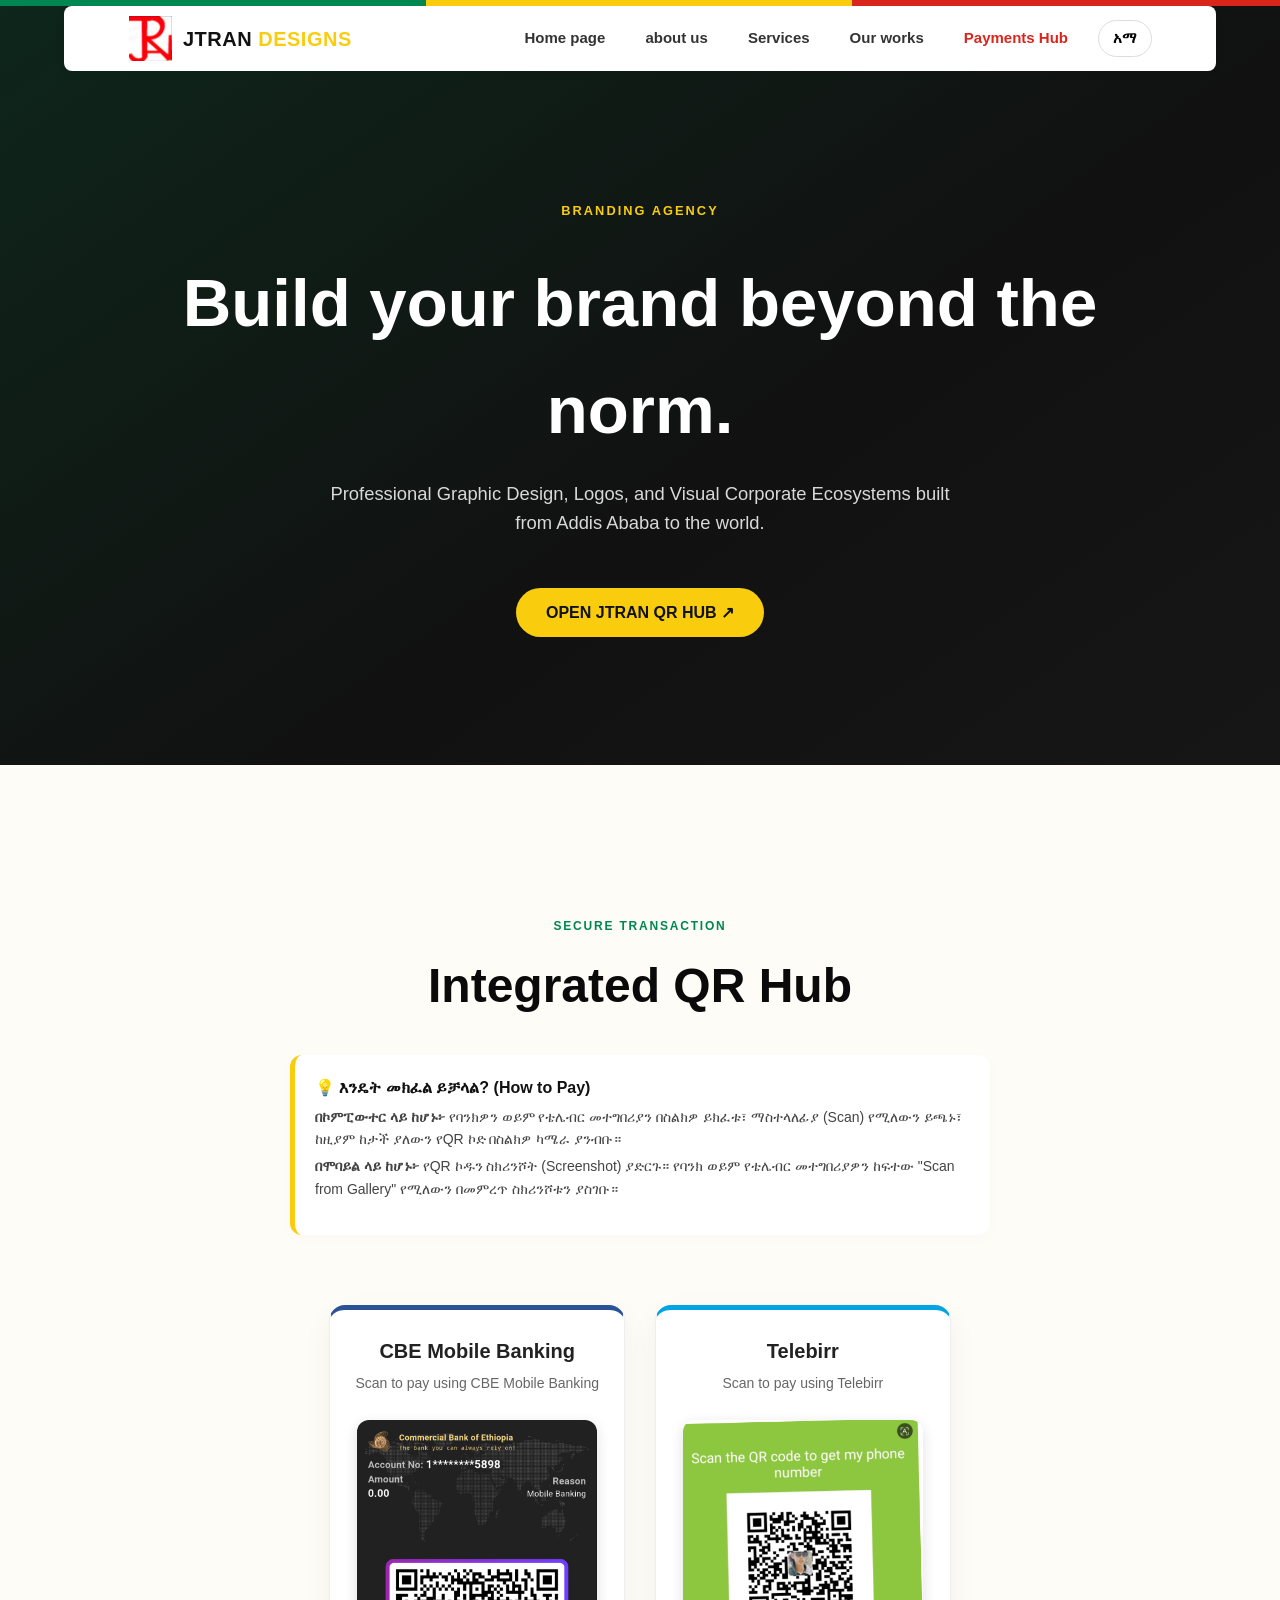
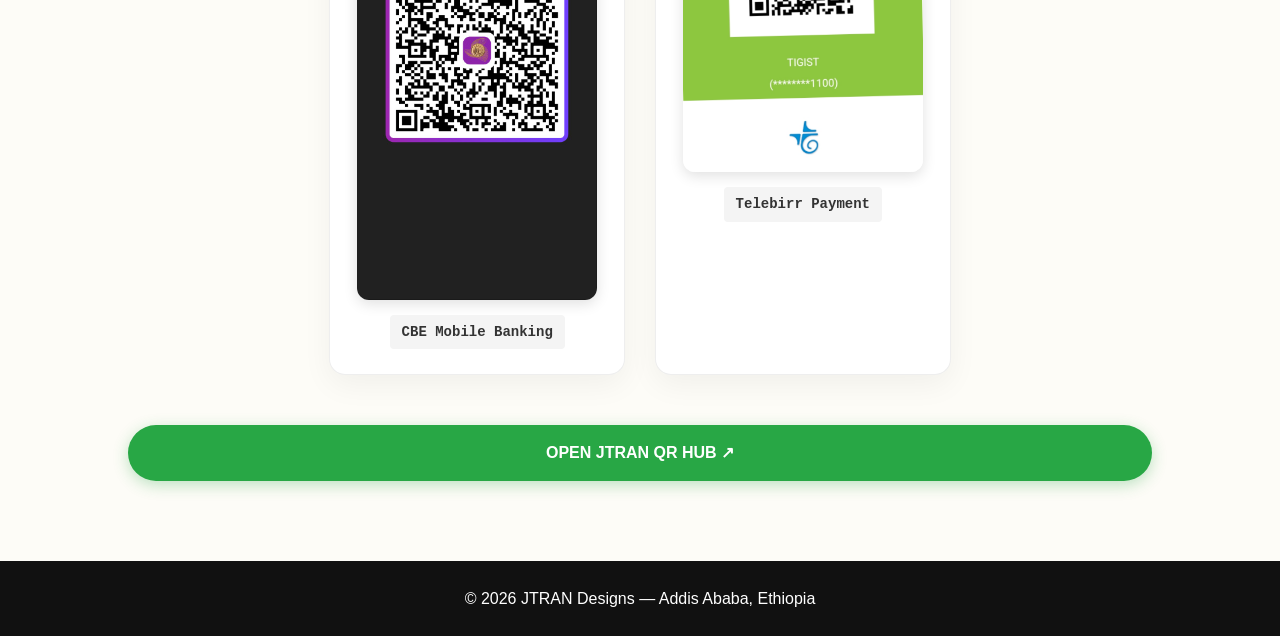
<file: index.html>
<!DOCTYPE html>
<html lang="am">
<head>
    <meta charset="UTF-8">
    <meta name="viewport" content="width=device-width, initial-scale=1.0">
    <meta name="google-site-verification" content="99vsa0ptJz7tUIZ0..." />
    <title>JTRAN Designs | Professional Branding Agency</title>
    
    <!-- Core UI Stylesheet Navigation -->
    <link rel="stylesheet" href="./css/style.css">
    
    <style>
        /* Smooth Scrolling Configuration */
        html { scroll-behavior: smooth; }
        
        /* Unified All-in-One Layout Theme */
        :root {
            --jtran-gold: #f9cd0e;
            --ethiopia-green: #008751;
            --ethiopia-red: #da251d;
            --dark-bg: #111111;
            --cream-bg: #fdfcf7;
        }

        /* Ethiopia National Accent Bar */
        .cultural-banner {
            width: 100%;
            height: 6px;
            background: linear-gradient(to right, var(--ethiopia-green) 33.3%, var(--jtran-gold) 33.3%, var(--jtran-gold) 66.6%, var(--ethiopia-red) 66.6%);
            position: fixed;
            top: 0;
            left: 0;
            z-index: 1000;
        }

        /* Navigation Menu Fixes */
        header {
            background: #ffffff;
            padding: 10px 5%;
            display: flex;
            justify-content: space-between;
            align-items: center;
            box-shadow: 0 2px 10px rgba(0,0,0,0.05);
            position: fixed;
            top: 6px;
            width: 90%;
            left: 5%;
            border-radius: 8px;
            z-index: 999;
        }

        .logo-container {
            display: flex;
            align-items: center;
        }

        .jtran-logo-svg {
            width: 45px;
            height: 45px;
        }

        .nav-links a {
            color: #333;
            text-decoration: none;
            margin-left: 20px;
            font-weight: 600;
            font-size: 15px;
            transition: color 0.3s;
        }

        .nav-links a:hover { color: var(--ethiopia-green); }

        /* Multi-Page Structural Screen Sections */
        section {
            padding: 140px 10% 80px 10%;
            min-height: 85vh;
            display: flex;
            flex-direction: column;
            justify-content: center;
        }

        /* Hero Landing Configurations */
        #home {
            background: linear-gradient(145deg, #0e261b 0%, #111 58%, #161616 100%);
            color: #ffffff;
            text-align: center;
            position: relative;
        }

        .hero-btn {
            background-color: var(--jtran-gold);
            color: #111;
            padding: 12px 30px;
            text-decoration: none;
            font-weight: bold;
            border-radius: 25px;
            display: inline-block;
            margin-top: 20px;
            transition: transform 0.3s;
        }
        .hero-btn:hover { transform: scale(1.05); }

        /* Interactive Payment Grid Components */
        #payment-section {
            background-color: var(--cream-bg);
            text-align: center;
        }

        .qr-display-grid {
            display: grid;
            grid-template-columns: repeat(auto-fit, minmax(280px, 1fr));
            gap: 30px;
            max-width: 800px;
            margin: 40px auto 20px auto;
        }

        .qr-card {
            background: #ffffff;
            padding: 25px;
            border-radius: 16px;
            box-shadow: 0 10px 30px rgba(0,0,0,0.05);
            display: flex;
            flex-direction: column;
            align-items: center;
            border: 1px solid #eee;
        }

        .qr-card.cbe-theme { border-top: 5px solid #2a5298; }
        .qr-card.tele-theme { border-top: 5px solid #00a4e4; }

        .qr-image-container {
            width: 100%;
            max-width: 240px;
            border-radius: 12px;
            overflow: hidden;
            margin: 15px 0;
            box-shadow: 0 4px 14px rgba(0,0,0,0.12);
        }

        .qr-image-container img {
            width: 100%;
            height: auto;
            display: block;
        }

        .qr-card h3 {
            font-size: 20px;
            color: #222;
            margin: 0 0 5px 0;
        }

        .qr-card p {
            font-size: 14px;
            color: #666;
            margin: 0 0 10px 0;
        }

        .qr-card code {
            font-family: monospace;
            background: #f4f4f4;
            padding: 6px 12px;
            border-radius: 4px;
            font-size: 14px;
            font-weight: bold;
            color: #333;
        }

        .taplink-redirect-btn {
            background-color: #28a745;
            color: white;
            padding: 15px 35px;
            font-size: 16px;
            text-decoration: none;
            font-weight: bold;
            border-radius: 30px;
            display: inline-block;
            margin-top: 30px;
            box-shadow: 0 4px 15px rgba(40, 167, 69, 0.3);
            transition: transform 0.2s ease;
        }
        .taplink-redirect-btn:hover { transform: scale(1.02); }

        /* Footer Element */
        footer {
            background: var(--dark-bg);
            padding: 25px;
            text-align: center;
        }
    </style>
    
    <!-- Progressive Web App Settings Matrix -->
    <link rel="manifest" href="./manifest.json">
    <meta name="theme-color" content="#0d2c1d">
    <script src="./app.js" defer></script>
    
    <!-- Explicit Tab Icon Mapping Channels -->
    <link rel="icon" type="image/png" sizes="192x192" href="./images/logo-3d.png">
    <link rel="apple-touch-icon" href="./images/logo-3d.png">
    <link rel="shortcut icon" type="image/png" href="./images/logo-3d.png">
</head>
<body>

    <!-- Cultural Band Accent Border Line -->
    <div class="cultural-banner"></div>

    <!-- Top Fixed Navigation Bar Layout -->
    <header>
        <div class="logo-container">
            <!-- Official 3D Branding Graphic Asset -->
            <img src="./images/logo-3d.png" alt="JTRAN Designs Logo" class="jtran-logo-svg" style="width: 45px; height: 45px; object-fit: contain;">
            <strong style="font-size: 20px; color: #111; font-family: sans-serif; letter-spacing: 0.5px; margin-left: 10px;">JTRAN <span style="color:var(--jtran-gold)">DESIGNS</span></strong>
        </div>
        <nav class="nav-links" style="display: flex; align-items: center; gap: 20px;">
            <!-- Dedicated Multi-Page Navigation File Target Routing -->
            <a href="./index.html" data-en="Home page" data-am="ዋና ገጽ">Home page</a>
            <a href="./pages/about.html" data-en="about us" data-am="ስለ እኛ">about us</a>
            <a href="./pages/services.html" data-en="Services" data-am="አገልግሎቶች">Services</a>
            <a href="./pages/portfolio.html" data-en="Our works" data-am="ስራዎቻችን">Our works</a>
            <a href="#payment-section" style="color: var(--ethiopia-red); margin-right: 10px;" data-en="Payments Hub" data-am="ክፍያ (Payments)">Payments Hub</a>
            
            <!-- Localization Control Component Toggle -->
            <button id="langBtn" class="lang" style="cursor: pointer; border: 1px solid #ddd; background: #fff; border-radius: 999px; padding: 6px 14px; font-weight: 800;">አማ</button>
        </nav>
    </header>

    <!-- 1. Hero Landing Space -->
    <section id="home">
        <p style="font-size: 0.8rem; font-weight: 900; letter-spacing: 0.16em; color: var(--jtran-gold);" data-en="BRANDING AGENCY" data-am="የብራንዲንግ ኤጀንሲ">BRANDING AGENCY</p>
        <h1 style="font-size: clamp(2.4rem, 8vw, 4.2rem); margin: 15px 0;" data-en="Build your brand beyond the norm." data-am="ብራንድዎን ከተለመደው በላይ ይገንቡ።">Build your brand beyond the norm.</h1>
        <p style="font-size: 1.15rem; max-width: 650px; margin: 0 auto; color: #d9d9d9;" data-en="Professional Graphic Design, Logos, and Visual Corporate Ecosystems built from Addis Ababa to the world." data-am="ፕሮፌሽናል ግራፊክ ዲዛይን፣ ሎጎዎች እና የቪዥዋል ኮርፖሬት ሥርዓቶች ከአዲስ አበባ ወደ ዓለም የተገነቡ።">Professional Graphic Design, Logos, and Visual Corporate Ecosystems built from Addis Ababa to the world.</p>
        <div style="margin-top: 30px; display: flex; gap: 15px; justify-content: center;">
            <a href="#payment-section" class="hero-btn" data-en="OPEN JTRAN QR HUB ↗" data-am="የክፍያ QR ማዕከል ይክፈቱ ↗">OPEN JTRAN QR HUB ↗</a>
        </div>
    </section>

    <!-- 2. Integrated Active Payments & QR Code Section -->
    <section id="payment-section">
        <div style="text-align: center; margin-bottom: 20px;">
            <p style="font-size: 0.75rem; font-weight: 900; letter-spacing: 0.15em; color: var(--ethiopia-green);" data-en="SECURE TRANSACTION" data-am="ደህንነቱ የተጠበቀ ክፍያ">SECURE TRANSACTION</p>
            <h2 style="font-size: clamp(2rem, 6vw, 3rem); margin: 10px 0;" data-en="Integrated QR Hub" data-am="የተቀናጀ የQR ማዕከል">Integrated QR Hub</h2>
        </div>

        <!-- Bilingual Payment Guide Banner -->
        <div style="max-width: 700px; margin: 0 auto 30px auto; background: #ffffff; padding: 20px; border-radius: 12px; border-left: 5px solid var(--jtran-gold); box-shadow: 0 4px 15px rgba(0,0,0,0.02); text-align: left;">
            <div style="margin-bottom: 15px;">
                <h4 style="margin: 0 0 5px 0; color: var(--dark-bg); font-size: 16px;">💡 እንዴት መክፈል ይቻላል? (How to Pay)</h4>
                <p style="margin: 0; font-size: 14px; line-height: 1.6; color: #444;">
                    <strong>በኮምፒውተር ላይ ከሆኑ፦</strong> የባንክዎን ወይም የቴሌብር መተግበሪያን በስልክዎ ይክፈቱ፣ ማስተላለፊያ (Scan) የሚለውን ይጫኑ፣ ከዚያም ከታች ያለውን የQR ኮድ በስልክዎ ካሜራ ያንብቡ።
                </p>
                <p style="margin: 5px 0 0 0; font-size: 14px; line-height: 1.6; color: #444;">
                    <strong>በሞባይል ላይ ከሆኑ፦</strong> የQR ኮዱን ስክሪንሾት (Screenshot) ያድርጉ። የባንክ ወይም የቴሌብር መተግበሪያዎን ከፍተው "Scan from Gallery" የሚለውን በመምረጥ ስክሪንሾቱን ያስገቡ።
                </p>
            </div>
        </div>

        <!-- CBE + Telebirr QR Payment Cards -->
        <div class="qr-display-grid">

            <!-- CBE Mobile Banking -->
            <div class="qr-card cbe-theme">
                <h3>CBE Mobile Banking</h3>
                <p>Scan to pay using CBE Mobile Banking</p>

                <div class="qr-image-container">
                    <img
                        src="./images/cbe-qr.png"
                        alt="CBE Mobile Banking Payment QR Code"
                    >
                </div>

                <code>CBE Mobile Banking</code>
            </div>

            <!-- Telebirr -->
            <div class="qr-card tele-theme">
                <h3>Telebirr</h3>
                <p>Scan to pay using Telebirr</p>

                <div class="qr-image-container">
                    <img
                        src="./images/telebirr-qr.png"
                        alt="Telebirr Payment QR Code"
                    >
                </div>

                <code>Telebirr Payment</code>
            </div>

        </div>

        <!-- Return / QR Hub Link -->
        <a
            href="https://taplink.io/id:014988848:a177"
            target="_blank"
            rel="noopener noreferrer"
            class="taplink-redirect-btn"
            data-en="OPEN JTRAN QR HUB ↗"
            data-am="የJTRAN QR ማዕከል ይክፈቱ ↗"
        >
            OPEN JTRAN QR HUB ↗
        </a>

    </section>

    <!-- Footer -->
    <footer>
        <p style="color:#ffffff; margin:0;">
            © 2026 JTRAN Designs — Addis Ababa, Ethiopia
        </p>
    </footer>

</body>
</html>
</file>
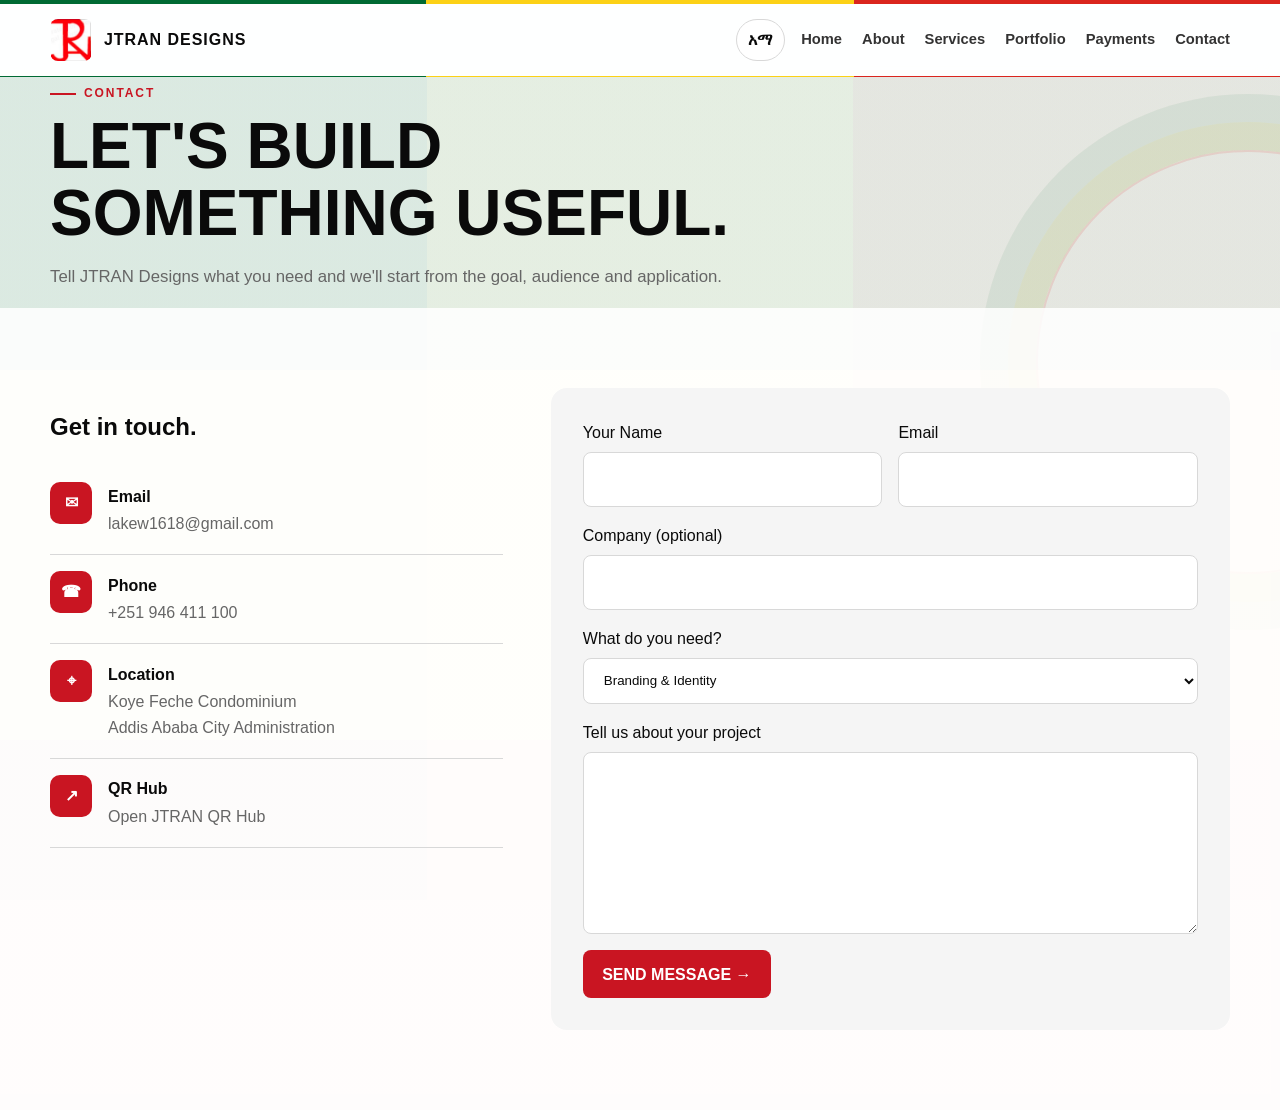
<file: pages/contact.html>
<!doctype html>
<html lang="en">
<head>
  <meta charset="utf-8">
  <meta name="viewport" content="width=device-width, initial-scale=1">
  <meta name="description" content="JTRAN Designs — branding, digital design and connected creative systems.">
  <title>Contact | JTRAN Designs</title>
  <link rel="stylesheet" href="../css/style.css">
</head>
<body class="ethiopia-accent">
<header class="site-header">
  <div class="container nav">
    <a class="brand" href="../index.html" aria-label="JTRAN Designs home">
      <img src="../images/logo-3d.png" alt="JTRAN Designs logo" class="brand-logo">
      <span>JTRAN DESIGNS</span>
    </a>
    <div class="nav-right">
      <button class="lang-toggle" data-lang-toggle type="button" aria-label="Switch language">አማ</button>
      <button class="nav-toggle" data-nav-toggle aria-expanded="false" aria-label="Open navigation">MENU</button>
      <nav class="nav-links" data-nav-links>
        <a href="../index.html" data-i18n="nav.home">Home</a>
        <a href="../pages/about.html" data-i18n="nav.about">About</a>
        <a href="../pages/services.html" data-i18n="nav.services">Services</a>
        <a href="../pages/portfolio.html" data-i18n="nav.portfolio">Portfolio</a>
        <a href="../pages/payments.html" data-i18n="nav.payments">Payments</a>
        <a href="../pages/contact.html" data-i18n="nav.contact">Contact</a>
      </nav>
    </div>
  </div>
</header>

<main>
<section class="page-hero"><div class="container"><div class="eyebrow" data-i18n="contact.eyebrow">Contact</div><h1 class="section-title" data-i18n="contact.title">LET'S BUILD SOMETHING USEFUL.</h1><p class="section-copy" data-i18n="contact.copy">Tell JTRAN Designs what you need and we'll start from the goal, audience and application.</p></div></section>
<section class="section"><div class="container contact-grid">
<div class="contact-info"><h2 data-i18n="contact.reach">Get in touch.</h2>
<div class="contact-item"><div class="contact-item-icon">✉</div><div><h4>Email</h4><p><a href="mailto:lakew1618@gmail.com">lakew1618@gmail.com</a></p></div></div>
<div class="contact-item"><div class="contact-item-icon">☎</div><div><h4 data-i18n="contact.phone">Phone</h4><p><a href="tel:+251946411100">+251 946 411 100</a></p></div></div>
<div class="contact-item"><div class="contact-item-icon">⌖</div><div><h4 data-i18n="contact.location">Location</h4><p>Koye Feche Condominium<br>Addis Ababa City Administration</p></div></div>
<div class="contact-item"><div class="contact-item-icon">↗</div><div><h4>QR Hub</h4><p><a href="https://taplink.io/id:014988848:a177" target="_blank" rel="noopener">Open JTRAN QR Hub</a></p></div></div>
</div>
<form class="contact-form" action="mailto:lakew1618@gmail.com" method="post" enctype="text/plain">
<div class="form-row"><div class="form-group"><label data-i18n="contact.name">Your Name</label><input type="text" name="name" required></div><div class="form-group"><label>Email</label><input type="email" name="email" required></div></div>
<div class="form-group"><label data-i18n="contact.company">Company (optional)</label><input type="text" name="company"></div>
<div class="form-group"><label data-i18n="contact.need">What do you need?</label><select name="service"><option>Branding & Identity</option><option>Logo Design</option><option>Print Design</option><option>T-Shirt & Apparel</option><option>Social Media Design</option><option>Multiple / Not sure</option></select></div>
<div class="form-group"><label data-i18n="contact.message">Tell us about your project</label><textarea name="message" rows="6"></textarea></div>
<button type="submit" class="btn btn--primary" data-i18n="contact.send">SEND MESSAGE →</button>
</form></div></section>
</main>

<script src="../js/main.js"></script>
</body>
</html>
</file>
<file: css/style.css>
@import url("./variables.css");
@import url("./base.css");
@import url("./components/navigation.css");
@import url("./components/cards.css");
@import url("./ethiopia-background.css");
@import url("./home.css");
@import url("./about.css");
@import url("./services.css");
@import url("./responsive.css");

/* Phoenix Build 4.1 repair layer */
body{overflow-x:hidden}
.nav-right{display:flex;align-items:center;gap:1rem}
.brand-logo{width:42px;height:42px;object-fit:contain;border-radius:8px}
.lang-toggle{border:1px solid var(--jtran-gray-300);background:#fff;color:var(--jtran-black);border-radius:999px;padding:.42rem .7rem;font-weight:800;cursor:pointer}
.nav-links{z-index:60}
.text-link{display:inline-flex;margin-top:1rem;color:var(--jtran-red);font-weight:900;letter-spacing:.04em}
.hero-panel__logo{width:86px;height:86px;margin-bottom:auto;display:grid;place-items:center}
.hero-panel__logo img{width:86px;height:86px;object-fit:contain}
.project-grid{display:grid;grid-template-columns:repeat(2,minmax(0,1fr));gap:1rem}
.project-card{padding:2rem;border:1px solid var(--jtran-gray-300);border-radius:var(--radius-md);background:#fff;box-shadow:var(--shadow-sm);min-height:250px;display:flex;flex-direction:column}
.project-card span{color:var(--jtran-red);font-weight:900;letter-spacing:.12em}
.project-card h2{margin:.6rem 0 .5rem}
.project-card p{color:var(--jtran-gray-600);max-width:52ch}
.project-card--feature{grid-column:1/-1;background:var(--jtran-black);color:#fff;border-color:#222}
.project-card--feature p{color:#c7c7c7}
.contact-grid{display:grid;grid-template-columns:.8fr 1.2fr;gap:3rem}
.contact-item{display:flex;gap:1rem;padding:1rem 0;border-bottom:1px solid var(--jtran-gray-300)}
.contact-item-icon{width:42px;height:42px;display:grid;place-items:center;background:var(--jtran-red);color:#fff;border-radius:10px;font-weight:900}
.contact-item h4{margin:.1rem 0}.contact-item p{margin:.1rem 0;color:var(--jtran-gray-600)}
.contact-form{padding:2rem;background:var(--jtran-gray-100);border-radius:var(--radius-md)}
.form-row{display:grid;grid-template-columns:1fr 1fr;gap:1rem}
.form-group{display:flex;flex-direction:column;gap:.4rem;margin-bottom:1rem}
.form-group input,.form-group textarea,.form-group select{width:100%;padding:.85rem 1rem;border:1px solid var(--jtran-gray-300);border-radius:var(--radius-sm);background:#fff;color:var(--jtran-black)}
@media(max-width:760px){
 .nav{min-height:68px}.brand-logo{width:38px;height:38px}
 .nav-right{gap:.5rem}.project-grid,.contact-grid,.form-row{grid-template-columns:1fr}
 .project-card--feature{grid-column:auto}.contact-form{padding:1.25rem}
 .hero-grid{gap:2rem}
}
</file>
